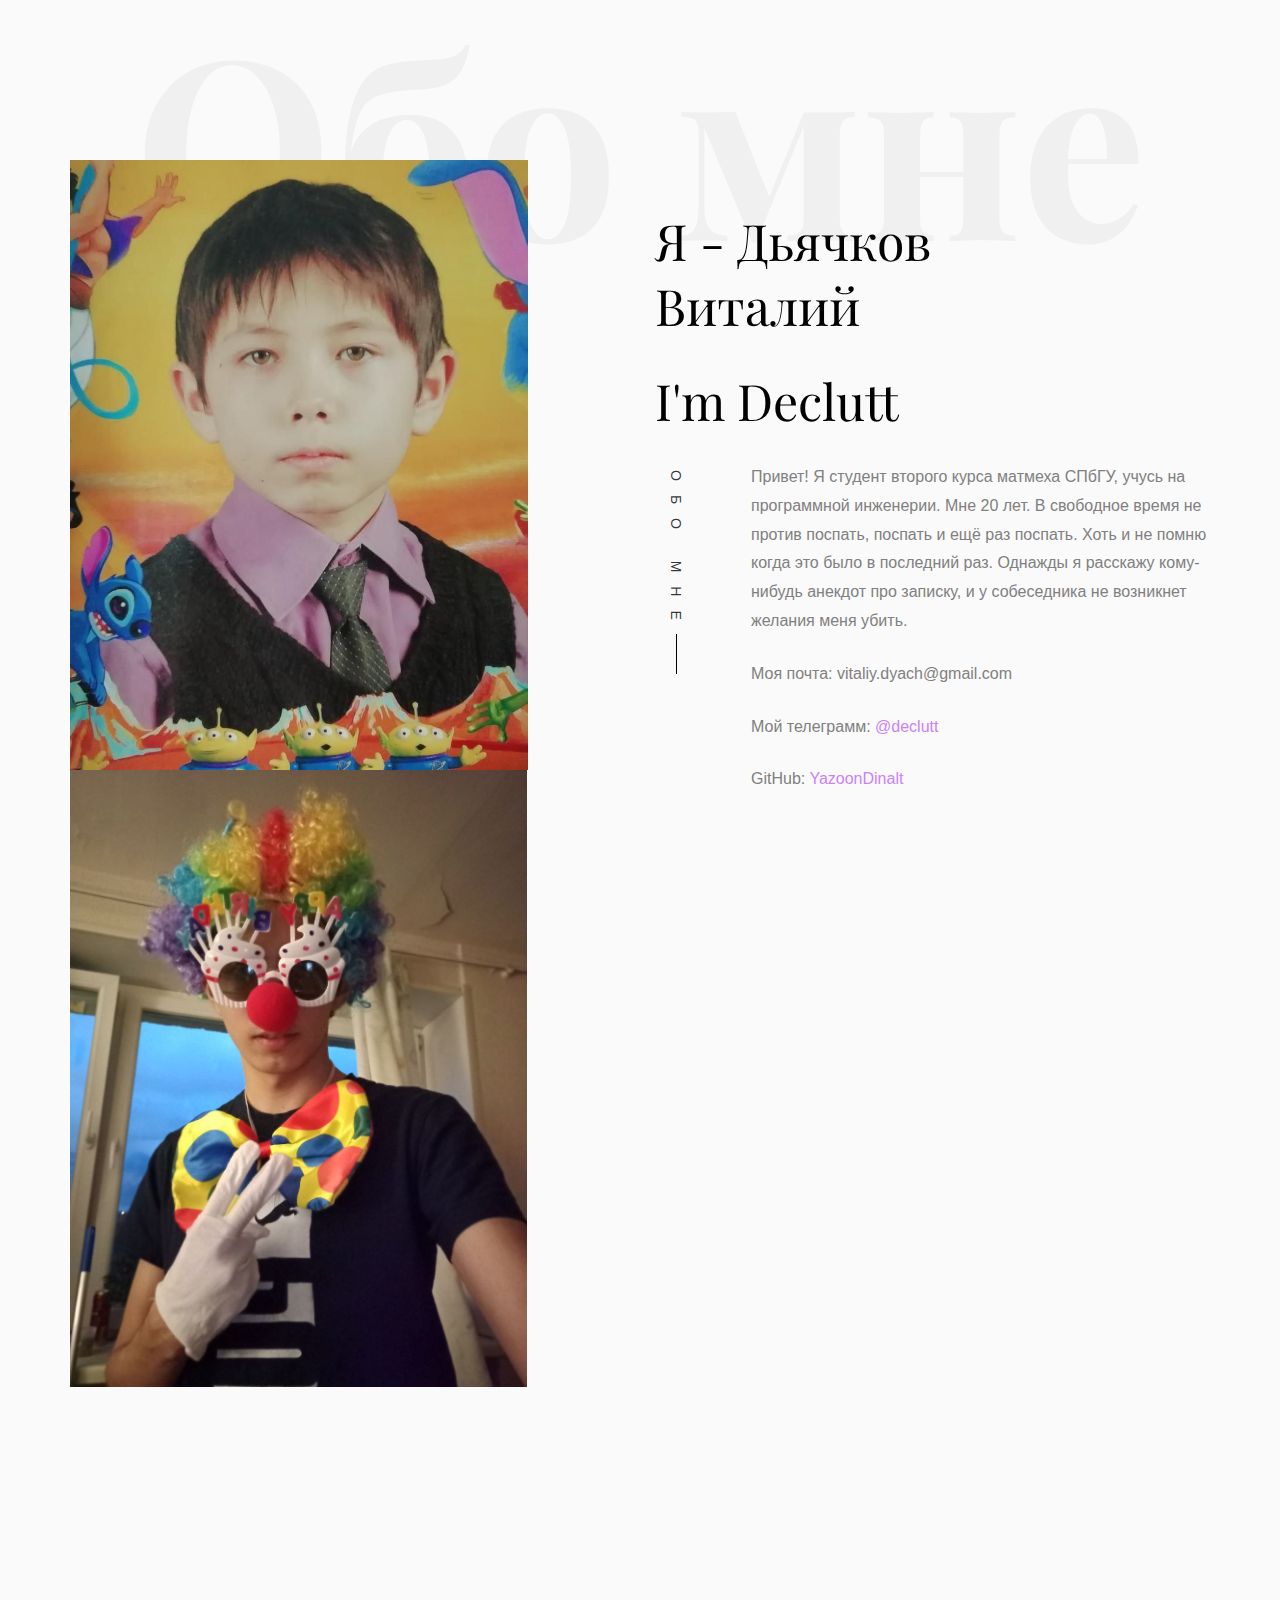
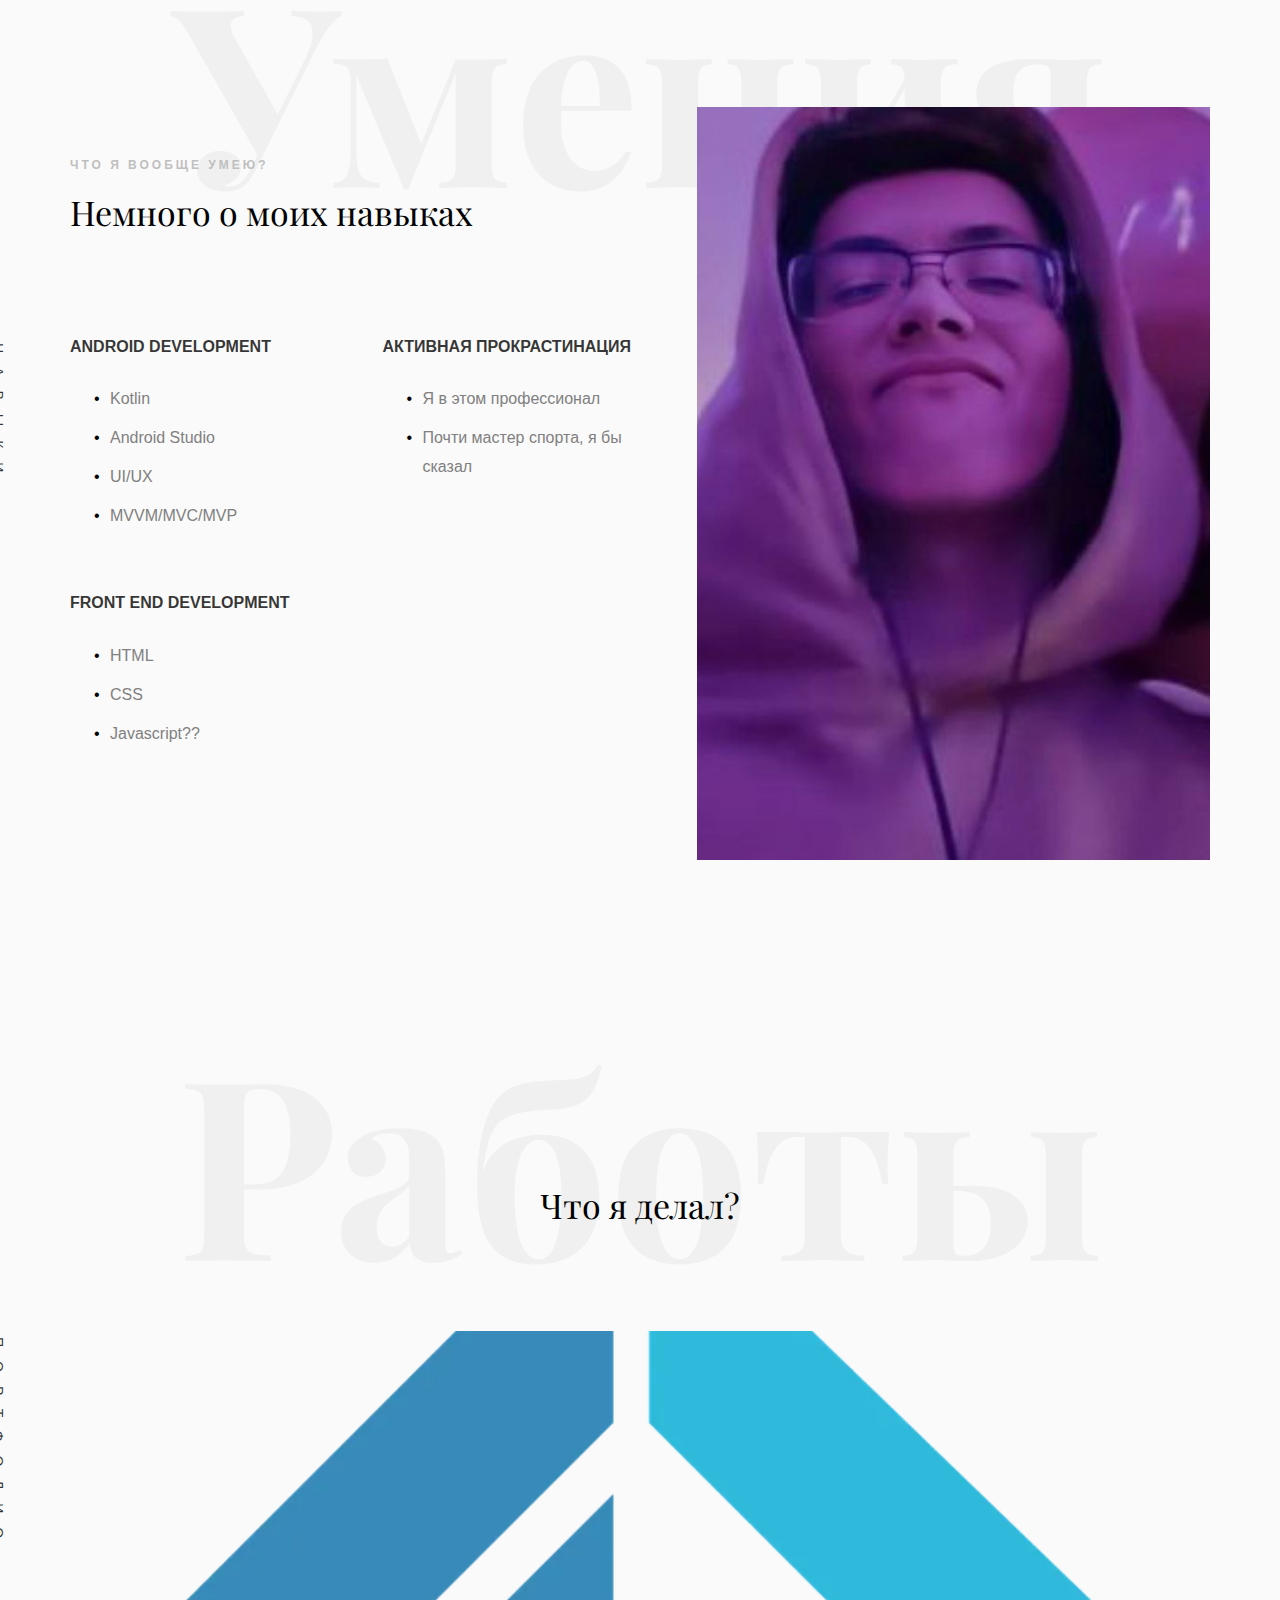
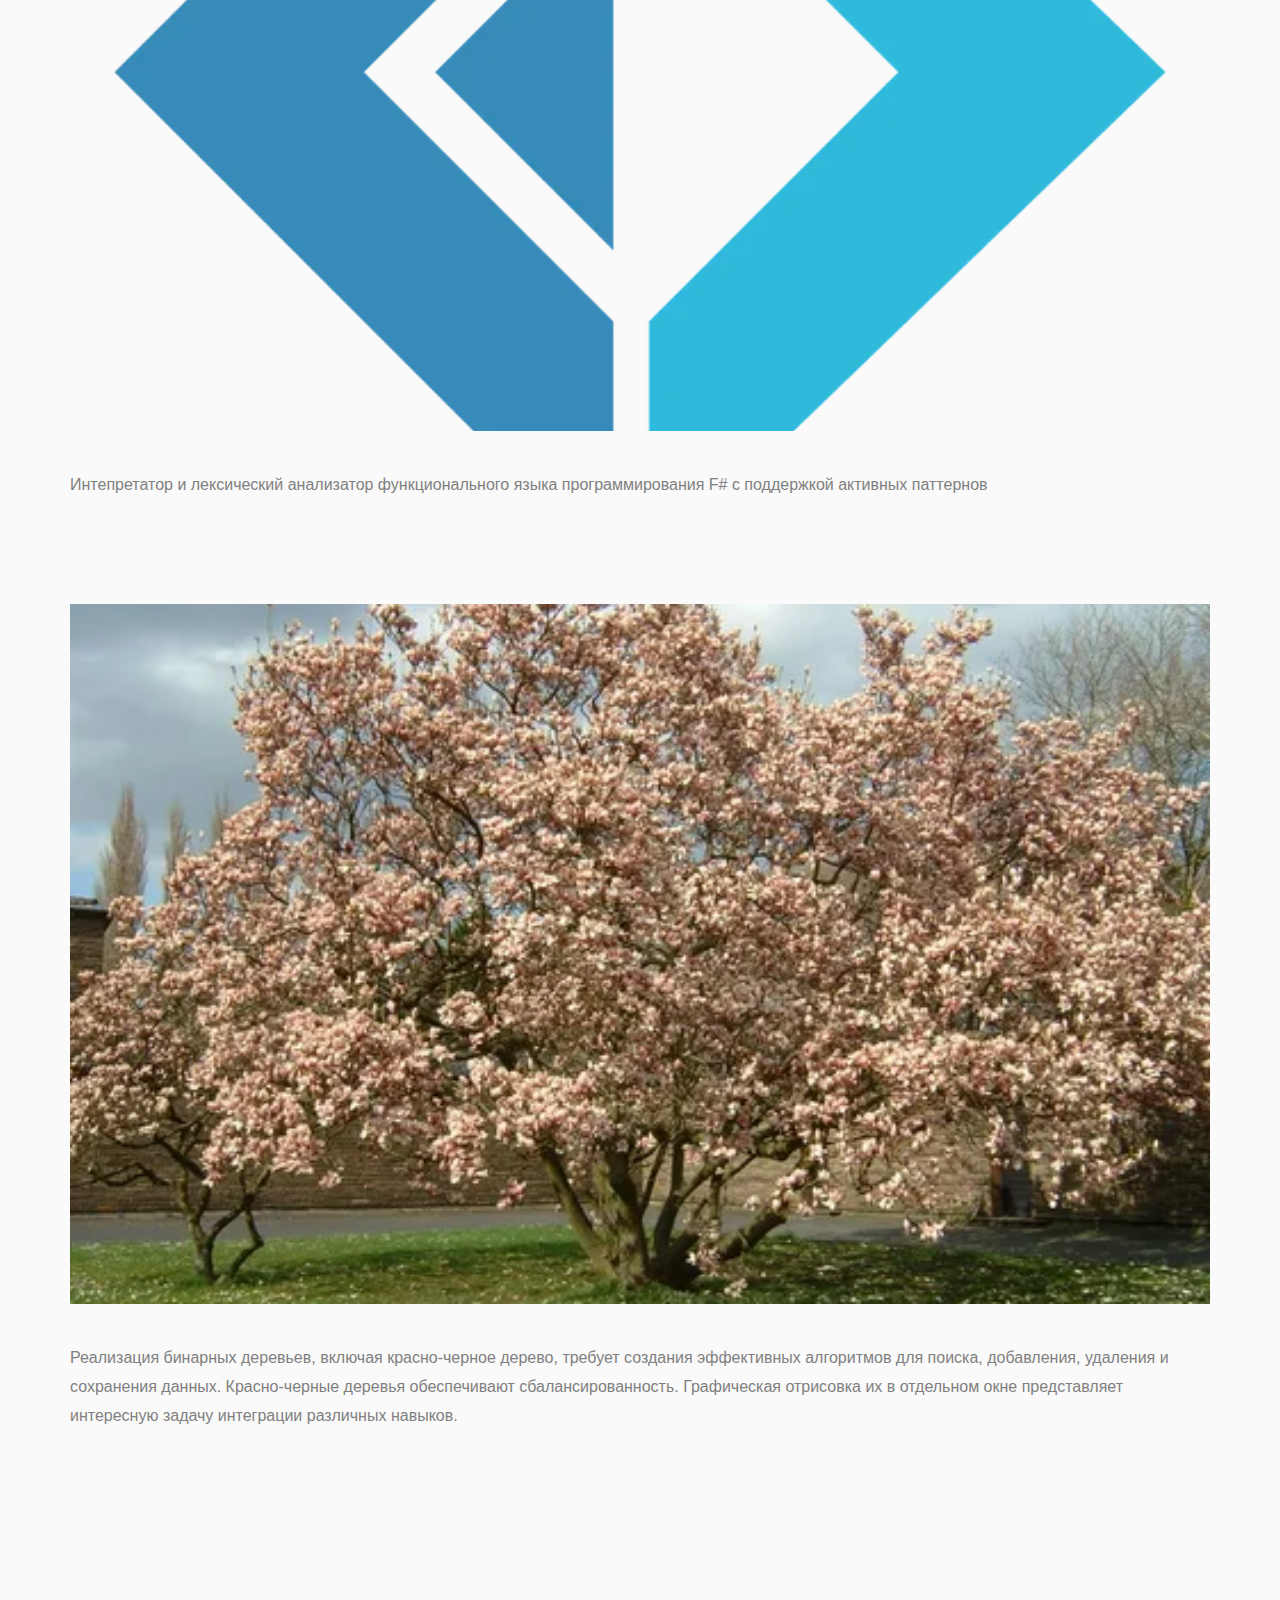
<file: index.html>
<!DOCTYPE HTML>
<html>

<head>
	<meta charset="utf-8">
	<meta http-equiv="X-UA-Compatible" content="IE=edge">
	<meta name="viewport" content="width=device-width, initial-scale=1">
	<meta name="description" content="" />
	<meta name="keywords" content="" />
	<meta name="author" content="" />


	<!-- Yandex.Metrika counter -->
	<script type="text/javascript">
		(function (m, e, t, r, i, k, a) {
			m[i] = m[i] || function () { (m[i].a = m[i].a || []).push(arguments) };
			m[i].l = 1 * new Date();
			for (var j = 0; j < document.scripts.length; j++) { if (document.scripts[j].src === r) { return; } }
			k = e.createElement(t), a = e.getElementsByTagName(t)[0], k.async = 1, k.src = r, a.parentNode.insertBefore(k, a)
		})
			(window, document, "script", "https://mc.yandex.ru/metrika/tag.js", "ym");

		ym(95937188, "init", {
			clickmap: true,
			trackLinks: true,
			accurateTrackBounce: true
		});
	</script>
	<noscript>
		<div><img src="https://mc.yandex.ru/watch/95937188" style="position:absolute; left:-9999px;" alt="" /></div>
	</noscript>
	<!-- /Yandex.Metrika counter -->

	<link href="https://fonts.googleapis.com/css?family=Playfair+Display:400,400i,700" rel="stylesheet">

	<link rel="stylesheet" href="css/bootstrap.css">
	<link rel="stylesheet" href="css/style.css">

</head>

<body>
	<div id="colorlib-page">
		<div id="colorlib-about">
			<div class="container">
				<div class="row text-center">
					<h2 class="bold">Обо мне</h2>
				</div>
				<div class="row">
					<div class="col-md-5 animate-box">
						<div class="owl-carousel3">
							<div class="item">
								<img class="img-responsive about-img" src="images/best.jpg"
									alt="html5 bootstrap template by colorlib.com">
							</div>
							<div class="item">
								<img class="img-responsive about-img" src="images/clown.jpg"
									alt="html5 bootstrap template by colorlib.com">
							</div>
						</div>
					</div>
					<div class="col-md-6 col-md-push-1 animate-box">
						<div class="about-desc">
							<div class="owl-carousel3">
								<div class="item">
									<h2><span> Я - Дьячков</span><span>Виталий</span></h2>
								</div>
								<div class="item">
									<h2><span>I'm Declutt</span></h2>
								</div>
							</div>
							<div class="desc">
								<div class="rotate">
									<h2 class="heading">Обо мне</h2>
								</div>
								<p>Привет! Я студент второго курса матмеха СПбГУ, учусь на программной инженерии. Мне 20
									лет. В
									свободное время не против поспать, поспать и ещё раз поспать.
									Хоть и не помню когда это было в последний раз. Однажды я расскажу кому-нибудь
									анекдот про записку, и у собеседника не возникнет желания меня убить.</p>
								<p> Моя почта: vitaliy.dyach@gmail.com</p>
								<p> Мой телеграмм: <a href="https://t.me/declutt" target="_blank">@declutt</a> </p>
								<p> GitHub: <a href="https://github.com/YazoonDinalt" target="_blank">YazoonDinalt</a>
								</p>
							</div>
						</div>
					</div>
				</div>
			</div>
		</div>
		<div id="colorlib-services">
			<div class="container">
				<div class="row text-center">
					<h2 class="bold">Умения</h2>
				</div>
				<div class="row">
					<div class="col-md-12">
						<div class="services-flex">
							<div class="one-third">
								<div class="row">
									<div class="col-md-12 col-md-offset-0 animate-box intro-heading">
										<span>Что я вообще умею?</span>
										<h2>Немного о моих навыках</h2>
									</div>
								</div>
								<div class="row">
									<div class="col-md-12">
										<div class="rotate">
											<h2 class="heading">Навыки</h2>
										</div>
									</div>
									<div class="col-md-6">
										<div class="services animate-box">
											<h3>Android development</h3>
											<ul>
												<li>Kotlin</li>
												<li>Android Studio</li>
												<li>UI/UX</li>
												<li>MVVM/MVC/MVP</li>
											</ul>
										</div>
										<div class="services animate-box">
											<h3>Front End Development</h3>
											<ul>
												<li>HTML</li>
												<li>CSS</li>
												<li>Javascript??</li>
											</ul>
										</div>
									</div>
									<div class="col-md-6">
										<div class="services animate-box">
											<h3>Активная прокрастинация</h3>
											<ul>
												<li>Я в этом профессионал</li>
												<li>Почти мастер спорта, я бы сказал</li>
											</ul>
										</div>
									</div>
								</div>
							</div>
							<div class="one-forth services-img" style="background-image: url(images/notclown.jpg);">
							</div>
						</div>
					</div>
				</div>
			</div>
		</div>

		<div id="colorlib-work">
			<div class="container">
				<div class="row text-center">
					<h2 class="bold">Работы</h2>
				</div>
				<div class="row">
					<div class="col-md-12 col-md-offset-0 text-center animate-box intro-heading">
						<h2>Что я делал?</h2>
					</div>
				</div>
				<div class="row">
					<div class="col-md-12">
						<div class="rotate">
							<h2 class="heading">Портфолио</h2>
						</div>
					</div>
				</div>
				<div class="row">
					<div class="col-md-12">
						<div class="work-entry animate-box">
							<a href="https://github.com/YazoonDinalt/fp2023" target="_blank" class="work-img"
								style="background-image: url(images/work2.jpg);">
							</a>
							<p>Интепретатор и лексический анализатор функционального языка программирования F# с
								поддержкой активных паттернов</p>
						</div>
					</div>
				</div>
				<div class="row">
					<div class="col-md-12">
						<div class="work-entry animate-box">
							<a href="https://github.com/spbu-coding-2022/trees-4" target="_blank" class="work-img"
								style="background-image: url(images/work1.jpg);">
							</a>
							<p>Реализация бинарных деревьев, включая красно-черное дерево, требует создания
								эффективных алгоритмов для поиска,
								добавления, удаления и сохранения данных. Красно-черные деревья обеспечивают
								сбалансированность. Графическая отрисовка
								их в отдельном окне представляет интересную задачу интеграции различных навыков.
							</p>
						</div>
					</div>
				</div>
			</div>
		</div>
	</div>

</body>

</html>
</file>
<file: css/style.css>
@font-face {
  font-family: 'icomoon';
  src: url("../fonts/icomoon/icomoon.eot?srf3rx");
  src: url("../fonts/icomoon/icomoon.eot?srf3rx#iefix") format("embedded-opentype"), url("../fonts/icomoon/icomoon.ttf?srf3rx") format("truetype"), url("../fonts/icomoon/icomoon.woff?srf3rx") format("woff"), url("../fonts/icomoon/icomoon.svg?srf3rx#icomoon") format("svg");
  font-weight: normal;
  font-style: normal;
}

/* =======================================================
*
* 	Template Style 
*	Edit this section
*
* ======================================================= */
body {
  font-family: "Karla", Arial, sans-serif;
  line-height: 1.8;
  font-size: 16px;
  font-weight: 400;
  background: #fafafa;
  color: gray;
}

body.menu-show {
  overflow: hidden;
  position: fixed;
  height: 100%;
  width: 100%;
}

#colorlib-wrapper {
  height: 100%;
  width: 100%;
  overflow: hidden;
}

#colorlib-wrapper>div {
  width: 100%;
  height: 100%;
  overflow-y: hidden;
}

a {
  color: #CA82F8;
  -webkit-transition: 0.5s;
  -o-transition: 0.5s;
  transition: 0.5s;
}

a:hover {
  text-decoration: underline;
  color: #CA82F8;
}

a:focus,
a:active {
  outline: none;
}

p,
span {
  margin-bottom: 1.5em;
  font-weight: 400;
  font-family: "Karla", Arial, sans-serif;
}

ul,
ol {
  display: block;
  margin-bottom: 1.5em;
}

span {
  font-size: 18px;
  color: rgba(114, 114, 114, 0.8);
}

h1,
h2,
h3,
h4,
h5,
h6 {
  color: rgba(0, 0, 0, 0.8);
  font-family: "Playfair Display", Georgia, serif;
  margin: 0 0 30px 0;
}

::-webkit-selection {
  color: #fcfcfc;
  background: #b7c2c2;
}

::-moz-selection {
  color: #fcfcfc;
  background: #b7c2c2;
}

::selection {
  color: #fcfcfc;
  background: #b7c2c2;
}

#colorlib-page {
  position: relative;
  -webkit-transition: all 0.8s cubic-bezier(0.175, 0.885, 0.32, 1.275);
  -moz-transition: all 0.8s cubic-bezier(0.175, 0.885, 0.32, 1.275);
  -ms-transition: all 0.8s cubic-bezier(0.175, 0.885, 0.32, 1.275);
  -o-transition: all 0.8s cubic-bezier(0.175, 0.885, 0.32, 1.275);
  transition: all 0.8s cubic-bezier(0.175, 0.885, 0.32, 1.275);
  -webkit-transform: scale(1);
  -moz-transform: scale(1);
  -ms-transform: scale(1);
  -o-transform: scale(1);
  transform: scale(1);
}

.menu-show #colorlib-page {
  -webkit-transform: scale(0.99);
  -moz-transform: scale(0.99);
  -ms-transform: scale(0.99);
  -o-transform: scale(0.99);
  transform: scale(0.99);
  position: relative;
}

.menu-show #colorlib-page:after {
  position: absolute;
  top: 0;
  bottom: 0;
  left: 0;
  right: 0;
  content: '';
  background: rgba(0, 0, 0, 0.4);
}

@media screen and (max-width: 768px) {
  #colorlib-page {
    padding-top: 5em;
  }
}

header {
  padding: 2em 0;
  position: absolute;
  top: 0;
  left: 0;
  right: 0;
  z-index: 9;
  margin: 0 auto;
}

@media screen and (max-width: 768px) {
  header {
    padding: 2em 0;
  }
}

header .colorlib-navbar-brand {
  float: left;
}

header .colorlib-navbar-brand .colorlib-logo {
  font-size: 20px;
  text-transform: uppercase;
  color: #000;
  font-weight: 400;
  letter-spacing: 5px;
  padding: 7px;
  border: 1px solid #000;
  display: block;
  text-align: center;
  background: #000;
}

header .colorlib-navbar-brand .colorlib-logo span {
  display: block;
  margin-bottom: 0;
  line-height: 1.2;
  color: #fff;
}

header .colorlib-navbar-brand .colorlib-logo:hover {
  text-decoration: none !important;
}

header .colorlib-navbar-brand .colorlib-logo:active,
header .colorlib-navbar-brand .colorlib-logo:focus {
  outline: none;
  text-decoration: none;
}

#colorlib-services,
#colorlib-contact,
#colorlib-work,
#colorlib-blog,
#colorlib-testimony,
#colorlib-progress,
#colorlib-contact,
#colorlib-about {
  padding: 10em 0;
  clear: both;
  position: relative;
}

@media screen and (max-width: 768px) {

  #colorlib-services,
  #colorlib-contact,
  #colorlib-work,
  #colorlib-blog,
  #colorlib-testimony,
  #colorlib-progress,
  #colorlib-contact,
  #colorlib-about {
    padding: 5em 0;
  }
}

.rotate {
  position: absolute;
  top: .4em;
  left: -50px;
}

.rotate .heading {
  font-family: "Karla", Arial, sans-serif;
  font-size: 14px;
  text-transform: uppercase;
  letter-spacing: 1em;
  -webkit-transform: rotate(90deg);
  -moz-transform: rotate(90deg);
  -ms-transform: rotate(90deg);
  -o-transform: rotate(90deg);
  transform: rotate(90deg);
  -webkit-transform-origin: left top 0;
  -moz-transform-origin: left top 0;
  -ms-transform-origin: left top 0;
  -o-transform-origin: left top 0;
  transform-origin: left top 0;
  position: relative;
}

.rotate .heading:after {
  position: absolute;
  top: 8px;
  right: -40px;
  content: '';
  background: #000;
  width: 40px;
  height: 1px;
}

.about-desc {
  padding-top: 3em;
}

.about-desc h2 {
  line-height: 1.3;
}

.about-desc h2 span {
  display: block;
  margin-bottom: 0;
  color: #000;
  font-size: 50px;
  font-family: "Playfair Display", Georgia, serif;
}

.about-desc .desc {
  padding-left: 6em;
  position: relative;
}

.about-desc .rotate {
  position: absolute;
  top: 7px;
  left: 30px;
}

.about-desc .rotate .heading {
  font-family: "Karla", Arial, sans-serif;
  font-size: 14px;
  text-transform: uppercase;
  letter-spacing: 1em;
  -webkit-transform: rotate(90deg);
  -moz-transform: rotate(90deg);
  -ms-transform: rotate(90deg);
  -o-transform: rotate(90deg);
  transform: rotate(90deg);
  -webkit-transform-origin: left top 0;
  -ms-transform-origin: left top 0;
  transform-origin: left top 0;
  position: relative;
}

.about-desc .rotate .heading:after {
  position: absolute;
  top: 8px;
  right: -40px;
  content: '';
  background: #000;
  width: 40px;
  height: 1px;
}

.bold {
  position: absolute;
  top: 0;
  left: 0;
  right: 0;
  font-size: 250px;
  color: #f0f0f0;
  font-weight: 700;
}

@media screen and (max-width: 768px) {
  .bold {
    font-size: 60px;
  }
}

.intro-heading {
  margin-bottom: 3em;
}

.intro-heading h2 {
  font-size: 34px;
  font-weight: 400;
  line-height: 1.5;
  margin-bottom: 1.5em;
  color: #000;
  position: relative;
}

.intro-heading span {
  display: block;
  text-transform: uppercase;
  font-size: 12px;
  letter-spacing: 3px;
  margin-bottom: 10px;
  color: #bfbfbf;
  font-weight: 600;
}

.services-img,
.work-img,
.gallery {
  background-size: cover;
  background-position: center center;
  background-repeat: no-repeat;
  position: relative;
}

.progress-head {
  font-size: 22px;
}

.progress {
  width: 150px;
  height: 150px;
  line-height: 150px;
  background: none;
  margin: 0 auto;
  -webkit-box-shadow: none;
  box-shadow: none;
  position: relative;
}

.progress:after {
  content: "";
  width: 100%;
  height: 100%;
  border-radius: 50%;
  border: 2px solid #fff;
  position: absolute;
  top: 0;
  left: 0;
}

.progress>span {
  width: 50%;
  height: 100%;
  overflow: hidden;
  position: absolute;
  top: 0;
  z-index: 1;
}

.progress .progress-left .progress-bar {
  left: 100%;
  border-top-right-radius: 80px;
  border-bottom-right-radius: 80px;
  border-left: 0;
  -webkit-transform-origin: center left;
  -ms-transform-origin: center left;
  transform-origin: center left;
}

.progress .progress-right {
  right: 0;
}

.progress .progress-right .progress-bar {
  left: -100%;
  border-top-left-radius: 80px;
  border-bottom-left-radius: 80px;
  border-right: 0;
  -webkit-transform-origin: center right;
  -ms-transform-origin: center right;
  transform-origin: center right;
  -webkit-animation: loading-1 1.8s linear forwards;
  animation: loading-1 1.8s linear forwards;
}

.progress .progress-value {
  width: 85%;
  height: 85%;
  border-radius: 50%;
  font-size: 32px;
  line-height: 125px;
  text-align: center;
  position: absolute;
  top: 7.5%;
  left: 7.5%;
}

.progress.blue .progress-bar {
  border-color: #049dff;
}

.progress.blue .progress-value {
  color: #049dff;
}

.progress.blue .progress-left .progress-bar {
  -webkit-animation: loading-2 1.5s linear forwards 1.8s;
  animation: loading-2 1.5s linear forwards 1.8s;
}

.progress.yellow .progress-bar {
  border-color: #fdba04;
}

.progress.yellow .progress-value {
  color: #fdba04;
}

.progress.yellow .progress-left .progress-bar {
  -webkit-animation: loading-3 1s linear forwards 1.8s;
  animation: loading-3 1s linear forwards 1.8s;
}

.progress.pink .progress-bar {
  border-color: #ed687c;
}

.progress.pink .progress-value {
  color: #ed687c;
}

.progress.pink .progress-left .progress-bar {
  -webkit-animation: loading-4 0.4s linear forwards 1.8s;
  animation: loading-4 0.4s linear forwards 1.8s;
}

.progress.green .progress-bar {
  border-color: #1abc9c;
}

.progress.green .progress-value {
  color: #1abc9c;
}

.progress.green .progress-left .progress-bar {
  -webkit-animation: loading-5 1.2s linear forwards 1.8s;
  animation: loading-5 1.2s linear forwards 1.8s;
}

@-webkit-keyframes loading-1 {
  0% {
    -webkit-transform: rotate(0deg);
    transform: rotate(0deg);
  }

  100% {
    -webkit-transform: rotate(180deg);
    transform: rotate(180deg);
  }
}

@keyframes loading-1 {
  0% {
    -webkit-transform: rotate(0deg);
    transform: rotate(0deg);
  }

  100% {
    -webkit-transform: rotate(180deg);
    transform: rotate(180deg);
  }
}

@-webkit-keyframes loading-2 {
  0% {
    -webkit-transform: rotate(0deg);
    transform: rotate(0deg);
  }

  100% {
    -webkit-transform: rotate(150deg);
    transform: rotate(150deg);
  }
}

@keyframes loading-2 {
  0% {
    -webkit-transform: rotate(0deg);
    transform: rotate(0deg);
  }

  100% {
    -webkit-transform: rotate(150deg);
    transform: rotate(150deg);
  }
}

@-webkit-keyframes loading-3 {
  0% {
    -webkit-transform: rotate(0deg);
    transform: rotate(0deg);
  }

  100% {
    -webkit-transform: rotate(135deg);
    transform: rotate(135deg);
  }
}

@keyframes loading-3 {
  0% {
    -webkit-transform: rotate(0deg);
    transform: rotate(0deg);
  }

  100% {
    -webkit-transform: rotate(135deg);
    transform: rotate(135deg);
  }
}

@-webkit-keyframes loading-4 {
  0% {
    -webkit-transform: rotate(0deg);
    transform: rotate(0deg);
  }

  100% {
    -webkit-transform: rotate(90deg);
    transform: rotate(90deg);
  }
}

@keyframes loading-4 {
  0% {
    -webkit-transform: rotate(0deg);
    transform: rotate(0deg);
  }

  100% {
    -webkit-transform: rotate(90deg);
    transform: rotate(90deg);
  }
}

@-webkit-keyframes loading-5 {
  0% {
    -webkit-transform: rotate(0deg);
    transform: rotate(0deg);
  }

  100% {
    -webkit-transform: rotate(125deg);
    transform: rotate(125deg);
  }
}

@keyframes loading-5 {
  0% {
    -webkit-transform: rotate(0deg);
    transform: rotate(0deg);
  }

  100% {
    -webkit-transform: rotate(125deg);
    transform: rotate(125deg);
  }
}

@media only screen and (max-width: 990px) {
  .progress {
    margin-bottom: 20px;
  }
}

.services-flex {
  display: -webkit-box;
  display: -moz-box;
  display: -ms-flexbox;
  display: -webkit-flex;
  display: flex;
  -ms-flex-wrap: wrap;
  flex-wrap: wrap;
  -webkit-flex-wrap: wrap;
  -moz-flex-wrap: wrap;
  width: 100%;
}

.services-flex .one-third {
  width: 55%;
  padding: 3em 2em 3em 0;
}

.services-flex .one-forth {
  width: 45%;
}

.services-flex .one-forth .one-third,
.services-flex .one-forth .one-forth {
  display: inline-block;
}

@media screen and (max-width: 768px) {

  .services-flex .one-forth .one-third,
  .services-flex .one-forth .one-forth {
    height: 400px;
  }
}

.services-flex .one-third,
.services-flex .one-forth {
  display: inline-block;
}

@media screen and (max-width: 768px) {

  .services-flex .one-third,
  .services-flex .one-forth {
    width: 100%;
    display: block;
  }
}

.services {
  margin-bottom: 4em;
}

.services h3 {
  font-family: "Karla", Arial, sans-serif;
  font-size: 16px;
  text-transform: uppercase;
  font-weight: 700;
}

.services ul li {
  list-style: none;
  margin-bottom: 10px;
}

.services ul li::before {
  content: '\2022';
  color: #000;
  display: inline-block;
  width: 1em;
  margin-left: -1em;
}

.work-entry {
  display: block;
  margin-bottom: 5em;
  width: 100%;
  float: left;
}

.work-entry .work-img {
  width: 100%;
  height: 700px;
  margin-bottom: 40px;
  display: table;
  text-align: center;
  text-decoration: none;
}

.work-entry .work-img .display-t {
  display: table-cell;
  vertical-align: middle;
  height: 700px;
  position: relative;
  z-index: 0;
}

.work-entry .work-img .display-t:after {
  position: absolute;
  top: 0;
  left: 0;
  right: 0;
  bottom: 0;
  content: '';
  background: rgba(0, 0, 0, 0.4);
  z-index: -1;
  opacity: 0;
  -webkit-transition: 0.3s;
  -o-transition: 0.3s;
  transition: 0.3s;
}

.work-entry .work-img .display-t .work-name {
  display: inline-block;
  padding: 4em 3em;
  background: #fff;
  -webkit-box-shadow: 0px 2px 49px -4px rgba(0, 0, 0, 0.21);
  -moz-box-shadow: 0px 2px 49px -4px rgba(0, 0, 0, 0.21);
  -ms-box-shadow: 0px 2px 49px -4px rgba(0, 0, 0, 0.21);
  -o-box-shadow: 0px 2px 49px -4px rgba(0, 0, 0, 0.21);
  box-shadow: 0px 2px 49px -4px rgba(0, 0, 0, 0.21);
  z-index: 1;
  -webkit-transition: 0.3s;
  -o-transition: 0.3s;
  transition: 0.3s;
}

.work-entry .work-img .display-t .work-name h2 {
  margin: 0;
  -webkit-transition: 0.3s;
  -o-transition: 0.3s;
  transition: 0.3s;
}

.work-entry .work-img:hover .display-t:after {
  opacity: 1;
}

.work-entry .work-img:hover .display-t .work-name {
  padding: 4.5em 3.5em;
}

.work-entry .work-img:hover .display-t .work-name h2 {
  font-size: 34px;
}

@media screen and (max-width: 768px) {
  .work-entry .work-img {
    height: 400px;
  }

  .work-entry .work-img .display-t {
    height: 400px;
  }
}

.work-entry .desc .read {
  text-align: right;
}

.work-entry .desc .read a {
  color: #000;
  text-transform: uppercase;
  letter-spacing: 4px;
  font-size: 12px;
  position: relative;
}

.work-entry .desc .read a:after {
  position: absolute;
  top: 7px;
  left: -60px;
  right: 0;
  content: '';
  width: 40px;
  height: 1px;
  background: #000;
}

#colorlib-testimony .owl-theme .owl-dots .owl-dot.active span,
#colorlib-testimony .owl-theme .owl-dots .owl-dot:hover span {
  height: 3px;
  background: #000;
}

#colorlib-testimony .owl-theme .owl-dots .owl-dot span {
  width: 30px;
  height: 2px;
  background: #e6e6e6;
  -webkit-border-radius: 0;
  -moz-border-radius: 0;
  -ms-border-radius: 0;
  border-radius: 0;
}

.testimony blockquote {
  border: none;
}

.testimony blockquote p {
  font-family: "Playfair Display", Georgia, serif;
  color: #000;
  font-size: 30px;
}

.testimony blockquote span {
  font-family: "Playfair Display", Georgia, serif;
  color: #000;
  font-size: 30px;
}

.f-entry {
  position: relative;
  margin-bottom: 40px;
}

.f-entry .desc h3 {
  font-size: 20px;
  line-height: 1.4;
  margin-bottom: 10px;
}

.f-entry .desc h3 a {
  color: #4d4d4d;
  text-decoration: none;
}

.f-entry .desc span {
  color: #000;
  font-size: 12px;
  text-transform: uppercase;
  letter-spacing: 2px;
  display: block;
  margin-bottom: 10px;
}

.btn {
  margin-right: 4px;
  margin-bottom: 4px;
  font-size: 13px !important;
  font-weight: 400;
  text-transform: uppercase;
  letter-spacing: 2px;
  -webkit-border-radius: 1px;
  -moz-border-radius: 1px;
  -ms-border-radius: 1px;
  border-radius: 1px;
  -webkit-transition: 0.5s;
  -o-transition: 0.5s;
  transition: 0.5s;
  padding: 8px 20px;
}

.btn.btn-md {
  padding: 8px 20px !important;
}

.btn.btn-lg {
  padding: 18px 36px !important;
}

.btn:hover,
.btn:active,
.btn:focus {
  -webkit-box-shadow: none !important;
  box-shadow: none !important;
  outline: none !important;
}

.btn-primary {
  background: #CA82F8;
  color: #fff;
  border: 2px solid #CA82F8;
}

.btn-primary:hover,
.btn-primary:focus,
.btn-primary:active {
  background: #d49af9 !important;
  border-color: #d49af9 !important;
}

.btn-primary.btn-outline {
  background: transparent;
  color: #4d4d4d;
  border: 1px solid #d9d9d9;
}

.btn-primary.btn-outline:hover,
.btn-primary.btn-outline:focus,
.btn-primary.btn-outline:active {
  background: #CA82F8;
  color: #fff;
}

.btn-success {
  background: #5cb85c;
  color: #fff;
  border: 2px solid #5cb85c;
}

.btn-success:hover,
.btn-success:focus,
.btn-success:active {
  background: #4cae4c !important;
  border-color: #4cae4c !important;
}

.btn-success.btn-outline {
  background: transparent;
  color: #5cb85c;
  border: 2px solid #5cb85c;
}

.btn-success.btn-outline:hover,
.btn-success.btn-outline:focus,
.btn-success.btn-outline:active {
  background: #5cb85c;
  color: #fff;
}

.btn-info {
  background: #5bc0de;
  color: #fff;
  border: 2px solid #5bc0de;
}

.btn-info:hover,
.btn-info:focus,
.btn-info:active {
  background: #46b8da !important;
  border-color: #46b8da !important;
}

.btn-info.btn-outline {
  background: transparent;
  color: #5bc0de;
  border: 2px solid #5bc0de;
}

.btn-info.btn-outline:hover,
.btn-info.btn-outline:focus,
.btn-info.btn-outline:active {
  background: #5bc0de;
  color: #fff;
}

.btn-warning {
  background: #f0ad4e;
  color: #fff;
  border: 2px solid #f0ad4e;
}

.btn-warning:hover,
.btn-warning:focus,
.btn-warning:active {
  background: #eea236 !important;
  border-color: #eea236 !important;
}

.btn-warning.btn-outline {
  background: transparent;
  color: #f0ad4e;
  border: 2px solid #f0ad4e;
}

.btn-warning.btn-outline:hover,
.btn-warning.btn-outline:focus,
.btn-warning.btn-outline:active {
  background: #f0ad4e;
  color: #fff;
}

.btn-danger {
  background: #d9534f;
  color: #fff;
  border: 2px solid #d9534f;
}

.btn-danger:hover,
.btn-danger:focus,
.btn-danger:active {
  background: #d43f3a !important;
  border-color: #d43f3a !important;
}

.btn-danger.btn-outline {
  background: transparent;
  color: #d9534f;
  border: 2px solid #d9534f;
}

.btn-danger.btn-outline:hover,
.btn-danger.btn-outline:focus,
.btn-danger.btn-outline:active {
  background: #d9534f;
  color: #fff;
}

.btn-outline {
  background: none;
  border: 2px solid gray;
  font-size: 16px;
  -webkit-transition: 0.3s;
  -o-transition: 0.3s;
  transition: 0.3s;
}

.btn-outline:hover,
.btn-outline:focus,
.btn-outline:active {
  -webkit-box-shadow: none;
  box-shadow: none;
}

.row-padded-bottom {
  margin-bottom: 4em;
}

.col-pb-sm {
  margin-bottom: 5em !important;
}

.col-pb-sm:last-child {
  margin-bottom: 0;
}

.btn.with-arrow {
  position: relative;
  -webkit-transition: 0.3s;
  -o-transition: 0.3s;
  transition: 0.3s;
}

.btn.with-arrow i {
  visibility: hidden;
  opacity: 0;
  position: absolute;
  right: 0px;
  top: 50%;
  margin-top: -8px;
  -webkit-transition: 0.2s;
  -o-transition: 0.2s;
  transition: 0.2s;
}

.btn.with-arrow:hover {
  padding-right: 50px;
}

.btn.with-arrow:hover i {
  color: #fff;
  right: 18px;
  visibility: visible;
  opacity: 1;
}

.contact-info {
  margin-bottom: 4em;
  padding: 0;
}

.contact-info li {
  list-style: none;
  margin: 0 0 30px 0;
  position: relative;
  padding-left: 60px;
}

.contact-info li span {
  position: absolute;
  top: -0.3em;
  left: 0;
  width: 40px;
  height: 40px;
  background: #fff;
  display: table;
  text-align: center;
  -webkit-border-radius: 50%;
  -moz-border-radius: 50%;
  -ms-border-radius: 50%;
  border-radius: 50%;
}

.contact-info li i {
  display: table-cell;
  vertical-align: middle;
  font-size: 16px;
  color: rgba(0, 0, 0, 0.5);
}

.contact-info li a {
  color: #CA82F8;
}

.form-control {
  -webkit-box-shadow: none;
  -moz-box-shadow: none;
  -ms-box-shadow: none;
  -o-box-shadow: none;
  box-shadow: none;
  border: none;
  border: transparent;
  font-size: 16px;
  font-weight: 300;
  -webkit-border-radius: 0px;
  -moz-border-radius: 0px;
  -ms-border-radius: 0px;
  border-radius: 0px;
}

.form-control:focus,
.form-control:active {
  -webkit-box-shadow: none;
  box-shadow: none;
  border: transparent;
}

.form-group {
  margin-bottom: 30px;
}

.colorlib-social-icons a:hover,
.colorlib-social-icons a:focus {
  text-decoration: none !important;
}

.colorlib-social-icons i {
  font-size: 24px;
  color: #CA82F8;
}

#footer {
  padding: 8em 0;
  display: block;
  width: 100%;
}

#footer h2 {
  color: #000;
  letter-spacing: 1px;
  font-weight: 300;
  margin-bottom: 2em;
}

#footer p:last-child {
  margin-bottom: 0;
}

#footer p.colorlib-social-icons a:hover,
#footer p.colorlib-social-icons a:focus {
  text-decoration: none !important;
}

#footer p.colorlib-social-icons i {
  font-size: 24px;
  color: #CA82F8;
}

#footer p .block {
  color: #1a1a1a;
  font-size: 14px;
}

#footer .subscribe .form-control {
  -webkit-box-shadow: none;
  -moz-box-shadow: none;
  -ms-box-shadow: none;
  -o-box-shadow: none;
  box-shadow: none;
  border: none;
  border: 1px solid rgba(0, 0, 0, 0.1);
  font-size: 16px;
  background: #fafafa;
  font-weight: 400;
  margin-bottom: 5px;
  -webkit-border-radius: 30px;
  -moz-border-radius: 30px;
  -ms-border-radius: 30px;
  border-radius: 30px;
}

#footer .subscribe .form-control:focus,
#footer .subscribe .form-control:active {
  -webkit-box-shadow: none;
  box-shadow: none;
  border: 2px solid rgba(202, 130, 248, 0.8);
}

#footer .subscribe .btn-custom {
  width: 100%;
  padding: 10px 0;
  font-size: 16px;
  -webkit-border-radius: 30px;
  -moz-border-radius: 30px;
  -ms-border-radius: 30px;
  border-radius: 30px;
}

.js .animate-box {
  opacity: 0;
}
</file>
